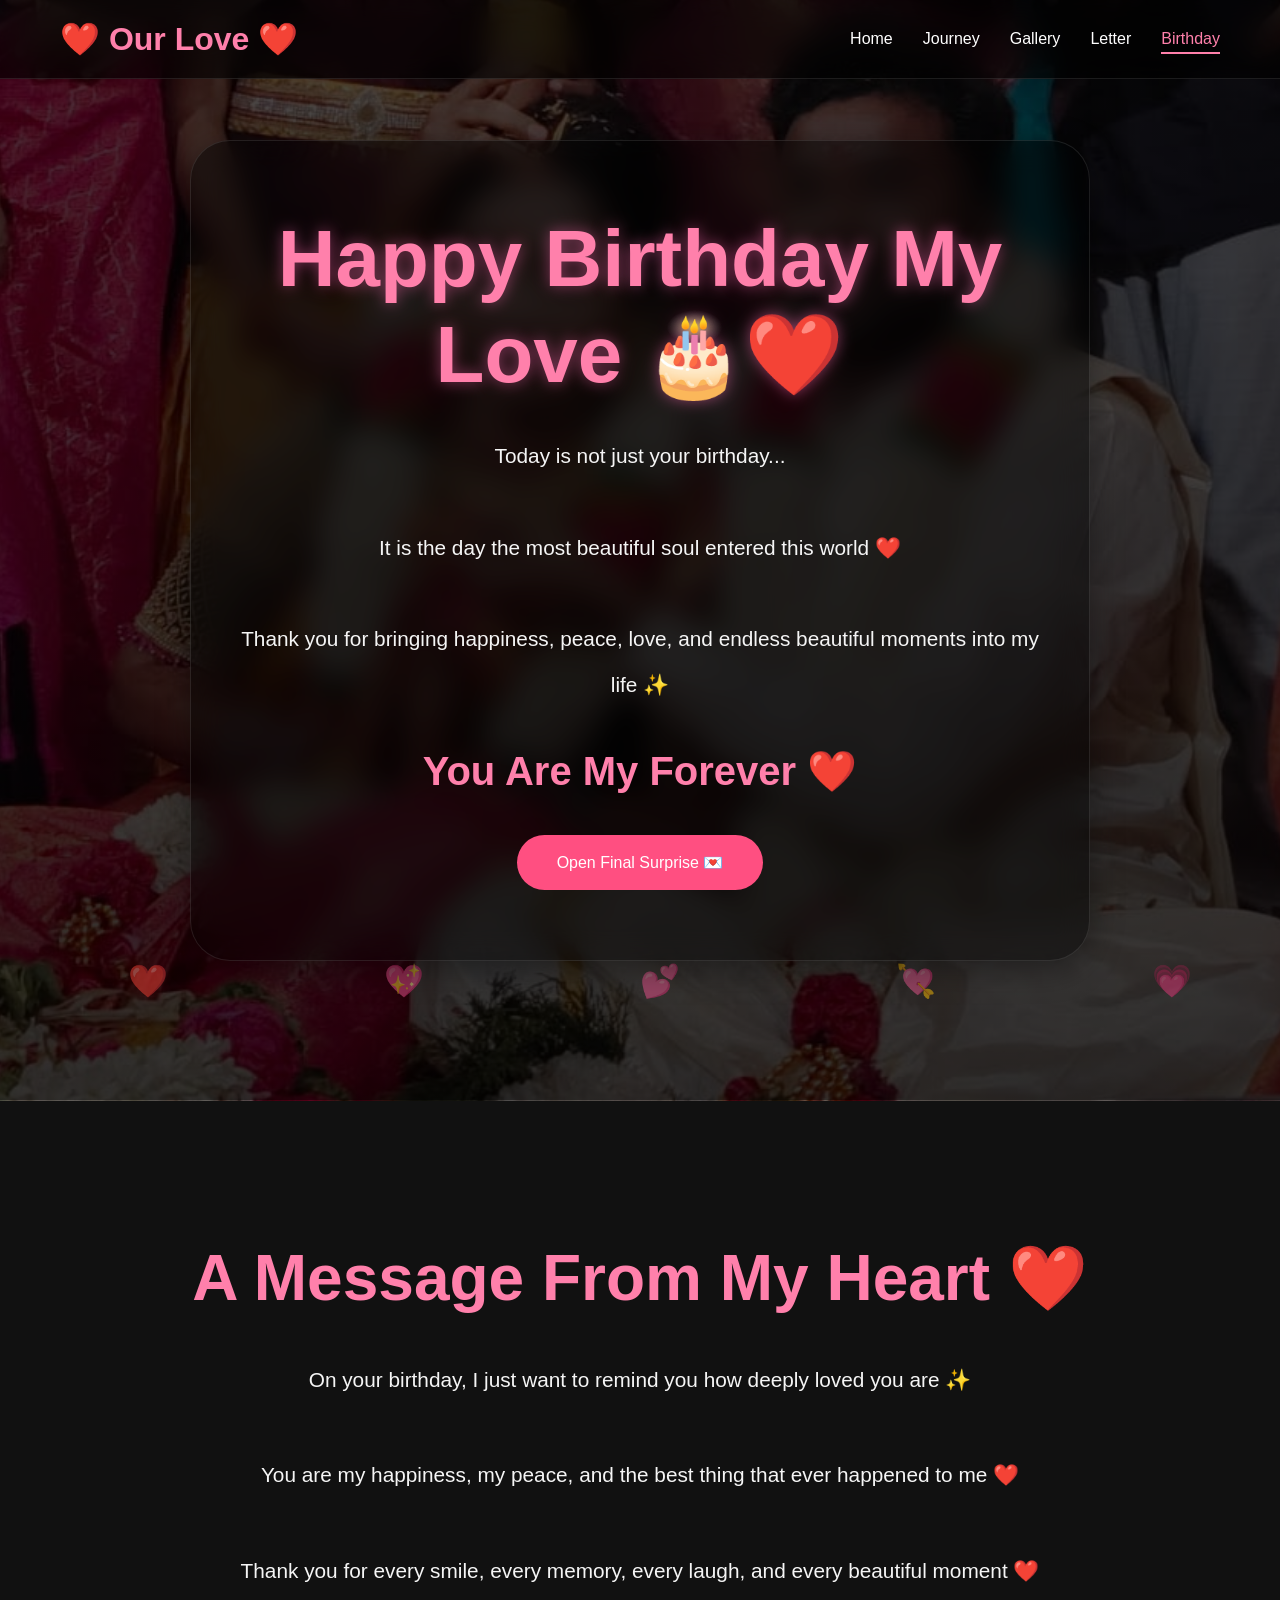
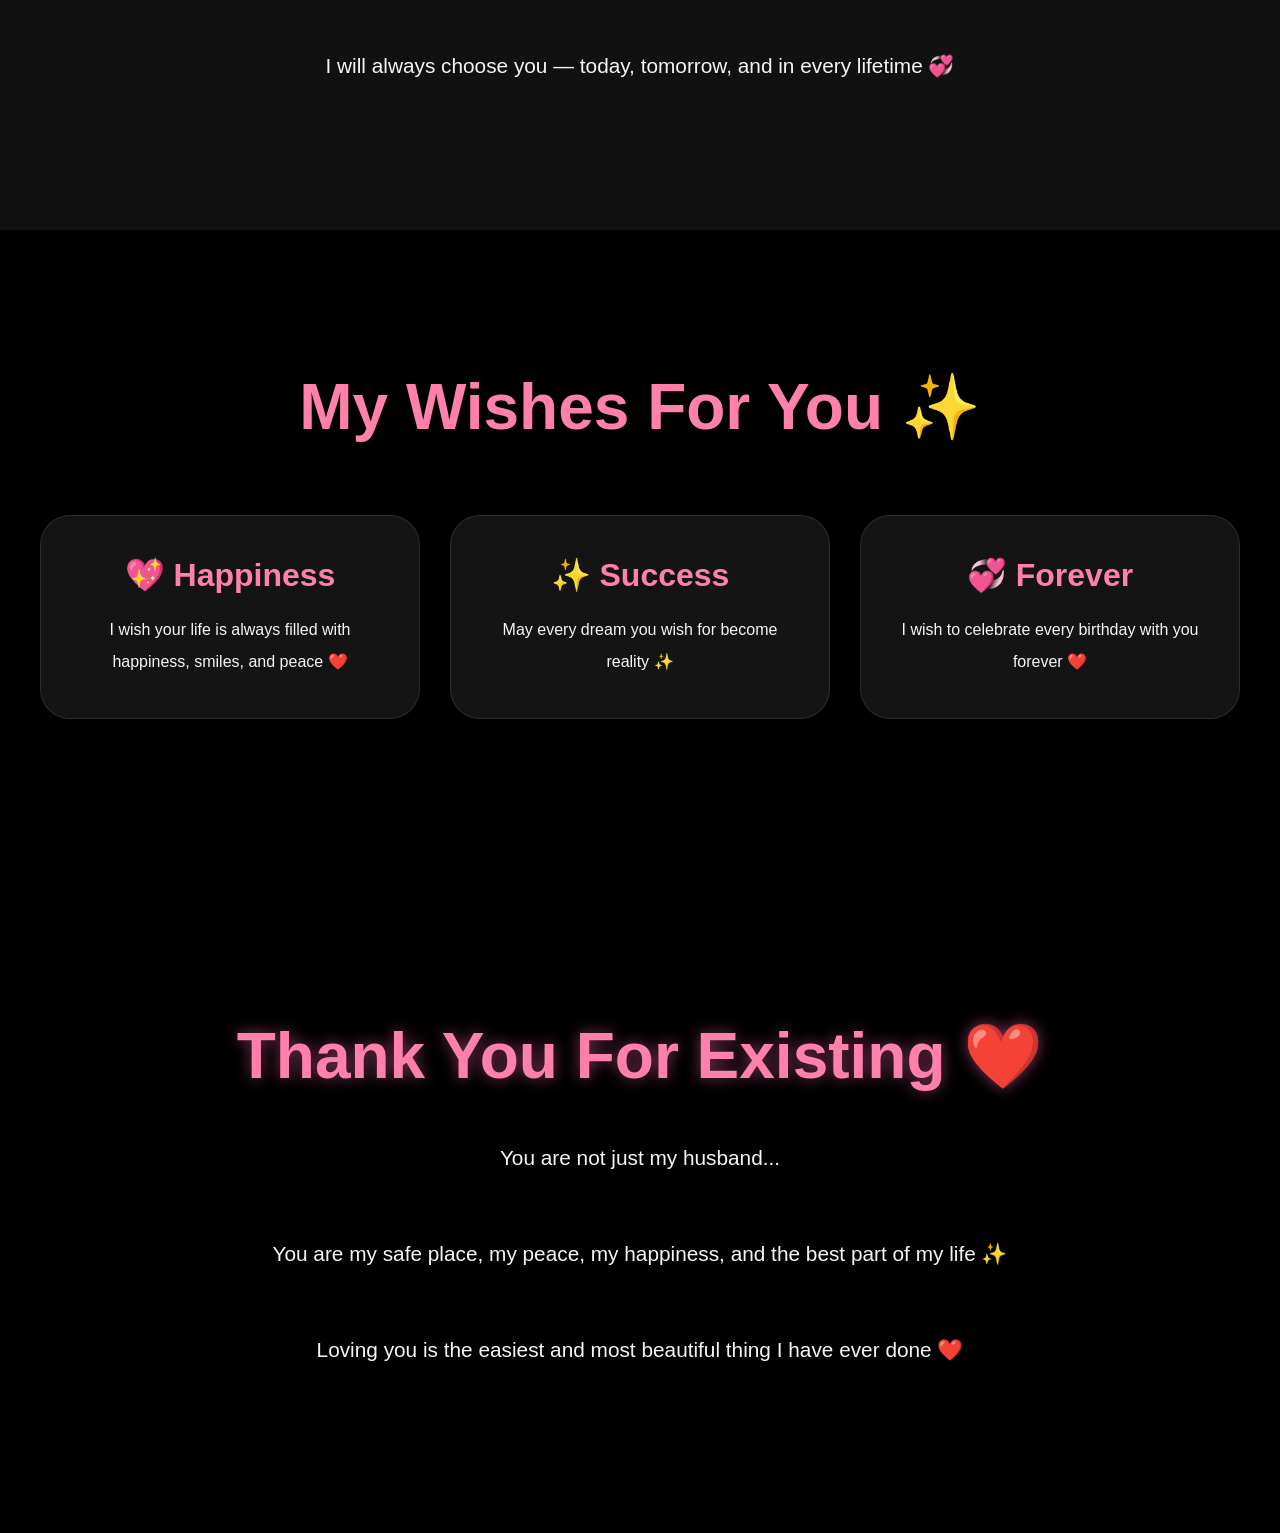
<file: birthday.html>
<!DOCTYPE html>
<html lang="en">

<head>

  <meta charset="UTF-8">

  <meta
    name="viewport"
    content="width=device-width, initial-scale=1.0"
  >

  <title>
    Happy Birthday My Love ❤️
  </title>

  <link rel="stylesheet" href="style.css">

</head>

<body>

  <!-- FLOATING HEARTS -->

  <div class="floating-hearts">

    <span>❤️</span>
    <span>💖</span>
    <span>💕</span>
    <span>💘</span>
    <span>💗</span>

  </div>

  <!-- NAVBAR -->

  <nav class="navbar">

    <h1 class="logo">
      ❤️ Our Love ❤️
    </h1>

    <ul>

      <li>
        <a href="index.html">
          Home
        </a>
      </li>

      <li>
        <a href="journey.html">
          Journey
        </a>
      </li>

      <li>
        <a href="gallery.html">
          Gallery
        </a>
      </li>

      <li>
        <a href="letter.html">
          Letter
        </a>
      </li>

      <li>
        <a
          href="birthday.html"
          class="active"
        >
          Birthday
        </a>
      </li>

    </ul>

  </nav>

  <!-- HERO SECTION -->

  <section class="birthday-hero">

    <!-- BALLOONS -->

    <div class="balloons">

      <span>🎈</span>
      <span>🎉</span>
      <span>🎂</span>
      <span>🎁</span>
      <span>💖</span>

    </div>

    <!-- CONTENT -->

    <div class="birthday-content">

      <h1>
        Happy Birthday My Love 🎂❤️
      </h1>

      <p class="birthday-text">

        Today is not just your birthday...

        <br><br>

        It is the day
        the most beautiful soul
        entered this world ❤️

        <br><br>

        Thank you for bringing
        happiness,
        peace,
        love,
        and endless beautiful moments
        into my life ✨

      </p>

      <h2>
        You Are My Forever ❤️
      </h2>

      <button
  class="surprise-btn"
  onclick="showSurprise()"
>
  Open Final Surprise 💌
</button>
    </div>

  </section>

  <!-- LOVE MESSAGE -->

  <section class="birthday-message">

    <h2>
      A Message From My Heart ❤️
    </h2>

    <p>

      On your birthday,
      I just want to remind you
      how deeply loved you are ✨

      <br><br>

      You are my happiness,
      my peace,
      and the best thing
      that ever happened to me ❤️

      <br><br>

      Thank you for every smile,
      every memory,
      every laugh,
      and every beautiful moment ❤️

      <br><br>

      I will always choose you —
      today,
      tomorrow,
      and in every lifetime 💞

    </p>

  </section>

  <!-- BIRTHDAY WISHES -->

  <section class="birthday-wishes">

    <h2>
      My Wishes For You ✨
    </h2>

    <div class="wish-grid">

      <!-- CARD 1 -->

      <div class="wish-card">

        <h3>
          💖 Happiness
        </h3>

        <p>
          I wish your life
          is always filled
          with happiness,
          smiles,
          and peace ❤️
        </p>

      </div>

      <!-- CARD 2 -->

      <div class="wish-card">

        <h3>
          ✨ Success
        </h3>

        <p>
          May every dream
          you wish for
          become reality ✨
        </p>

      </div>

      <!-- CARD 3 -->

      <div class="wish-card">

        <h3>
          💞 Forever
        </h3>

        <p>
          I wish to celebrate
          every birthday
          with you forever ❤️
        </p>

      </div>

    </div>

  </section>

  <!-- FINAL SECTION -->

  <section class="final-birthday">

    <h2>
      Thank You For Existing ❤️
    </h2>

    <p>

      You are not just my husband...

      <br><br>

      You are my safe place,
      my peace,
      my happiness,
      and the best part of my life ✨

      <br><br>

      Loving you
      is the easiest
      and most beautiful thing
      I have ever done ❤️

    </p>

  </section>

  <!-- FINAL POPUP -->

  <div
    id="finalPopup"
    class="love-popup"
  >

    <div class="love-popup-card">

      <!-- CLOSE -->

      <span
        class="close-btn"
        onclick="closeSurprise()"
      >
        ✕
      </span>

      <!-- HEART -->

      <div class="popup-heart">
        ❤️
      </div>

      <!-- TITLE -->

      <h2>
        My Forever Person ❤️
      </h2>

      <!-- MESSAGE -->

      <p>
        Thank you for every smile,
        every memory,
        every laugh,
        and every piece of love
        you gave me ❤️
      </p>

      <p>
        You made my world brighter,
        calmer,
        and more beautiful ✨
      </p>

      <p>
        I promise to love you,
        support you,
        and choose you
        in every lifetime 💞
      </p>

      <h3>
        Happy Birthday My Husband 🎂❤️
      </h3>

    </div>

  </div>

  <!-- SCRIPT -->

  <script src="script.js"></script>

</body>

</html>
</file>
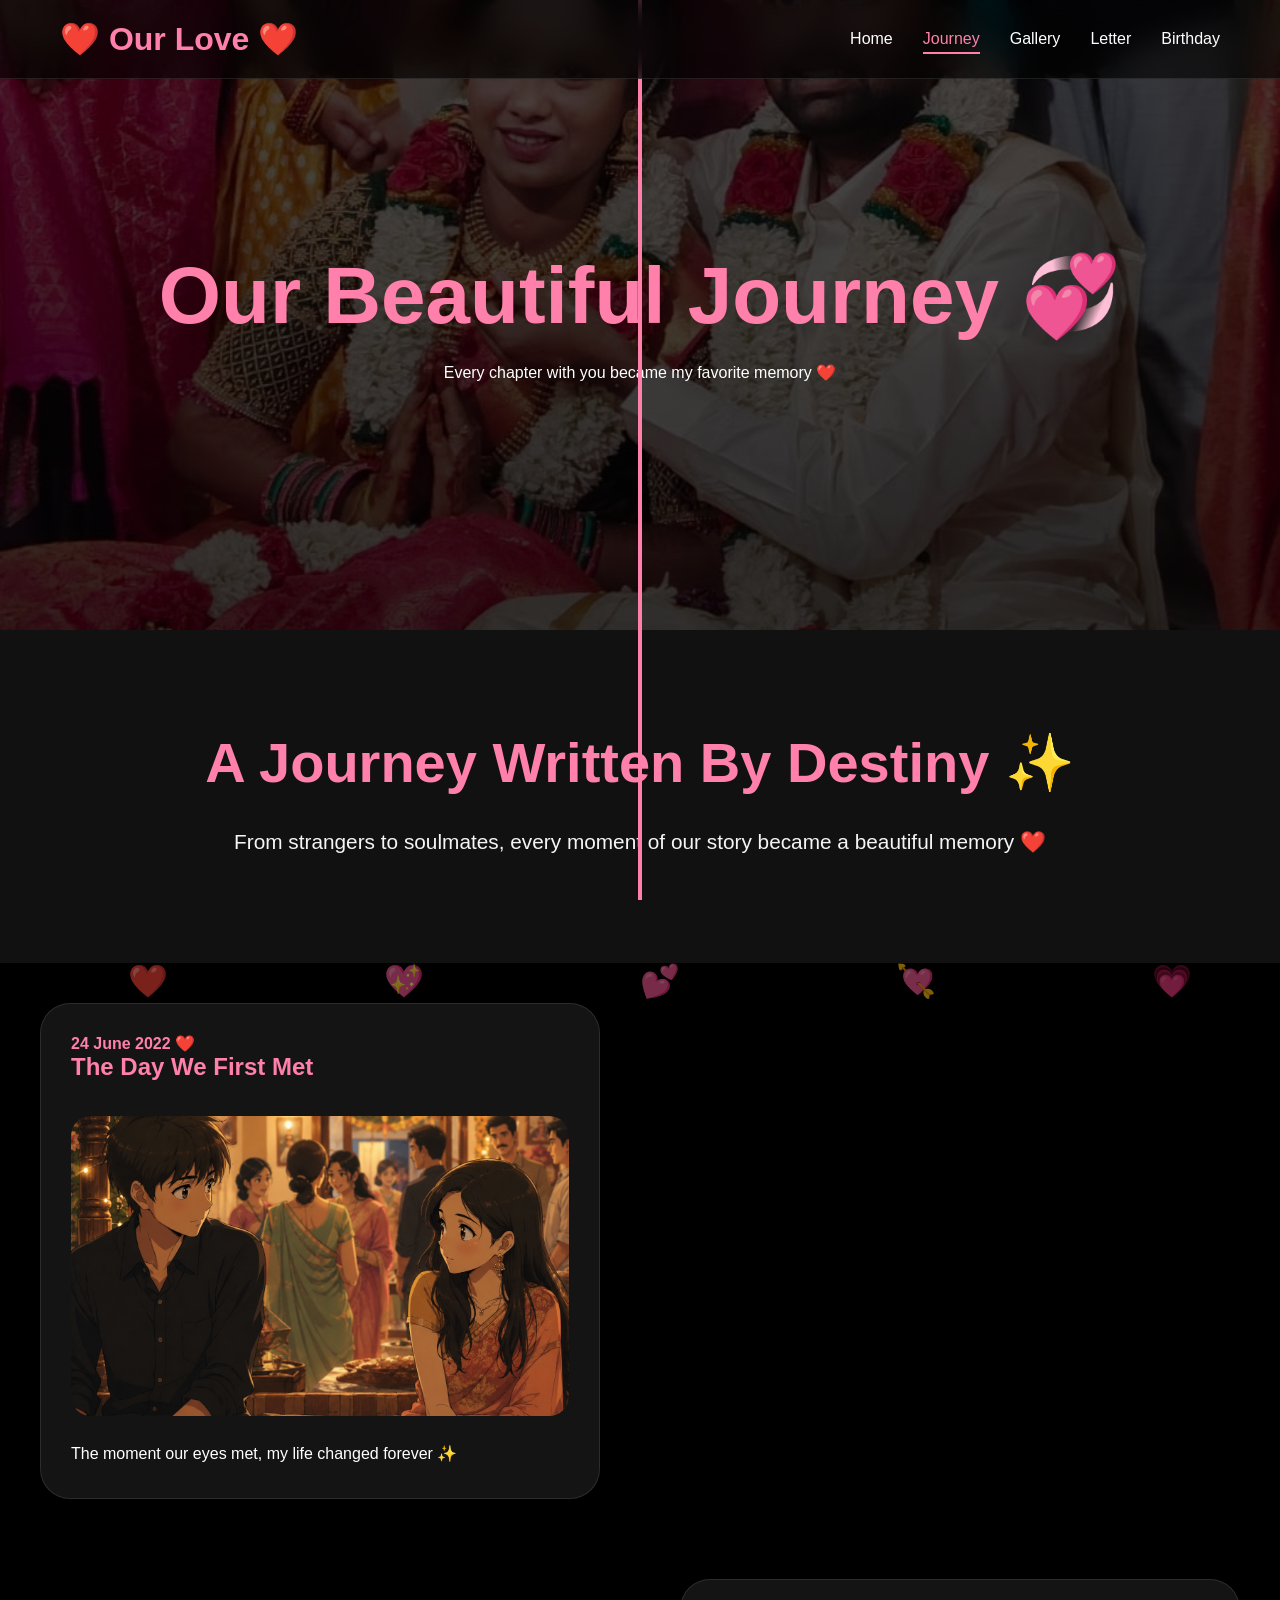
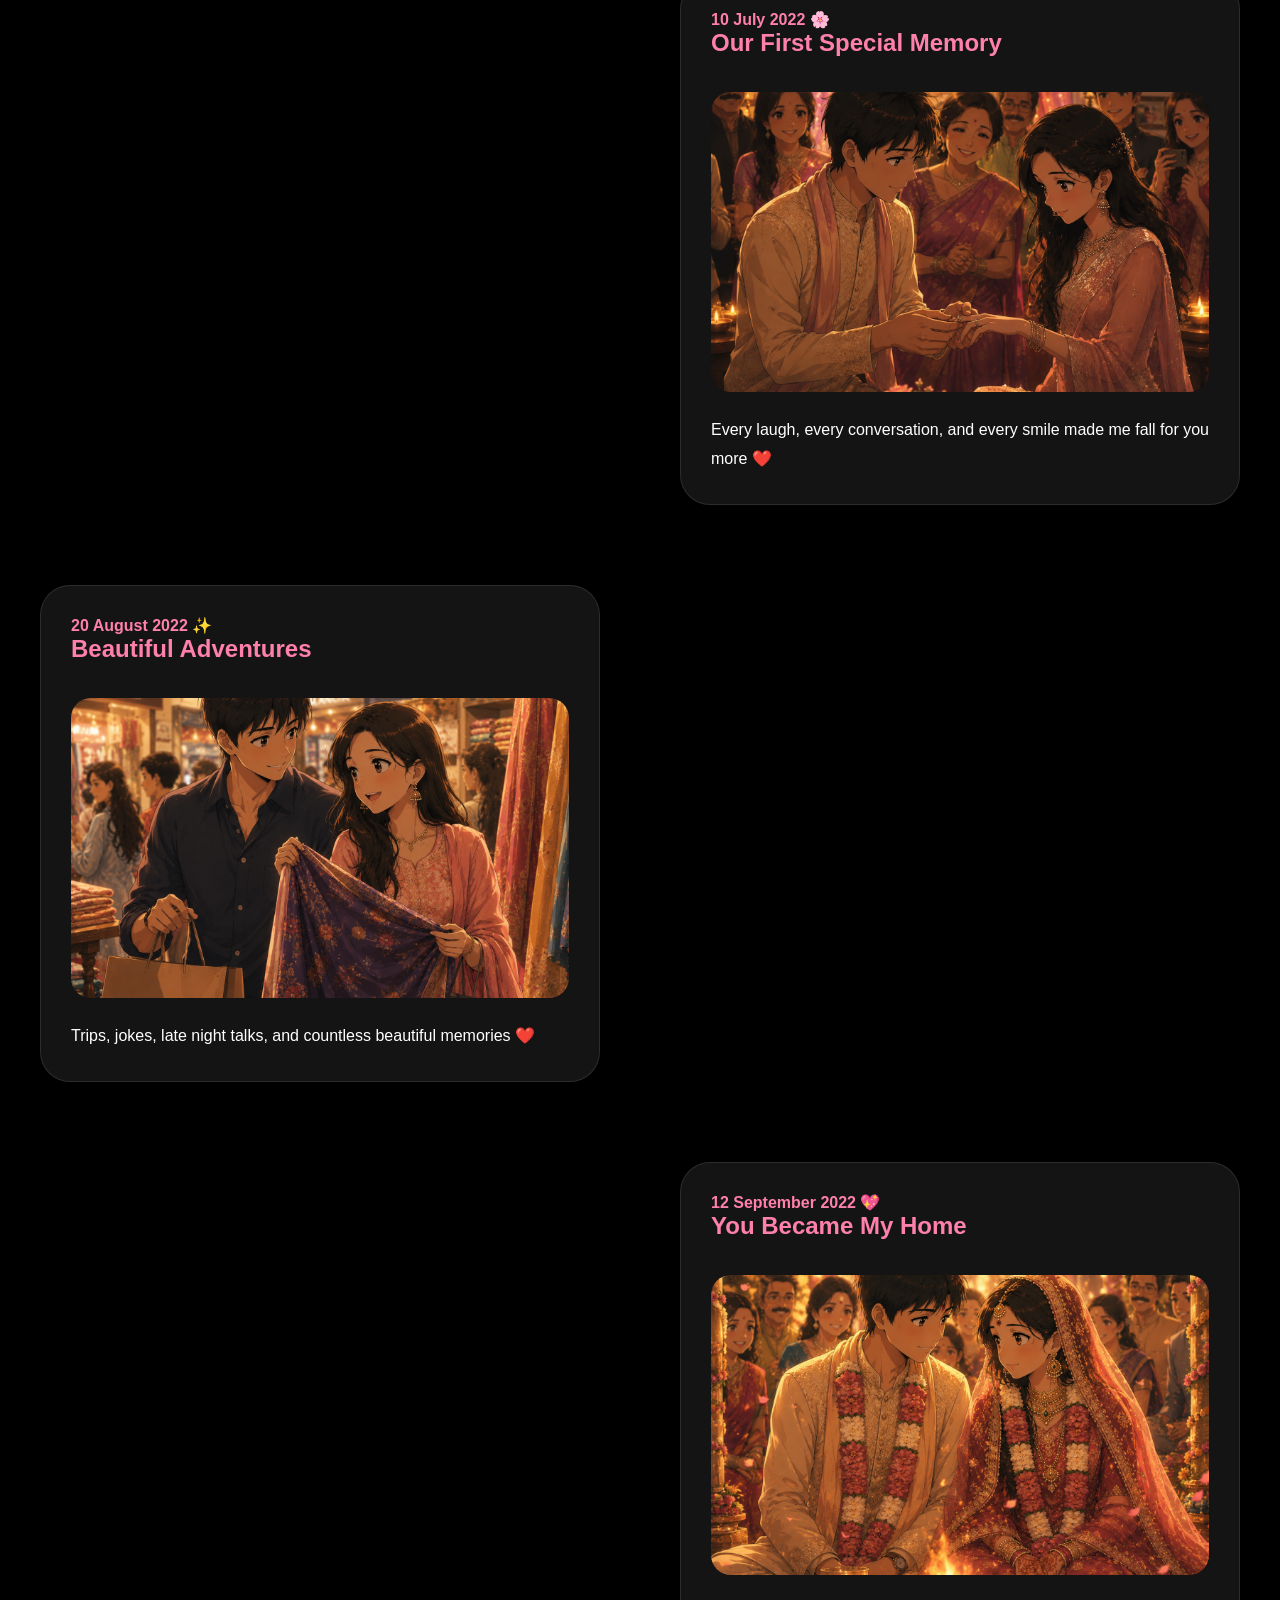
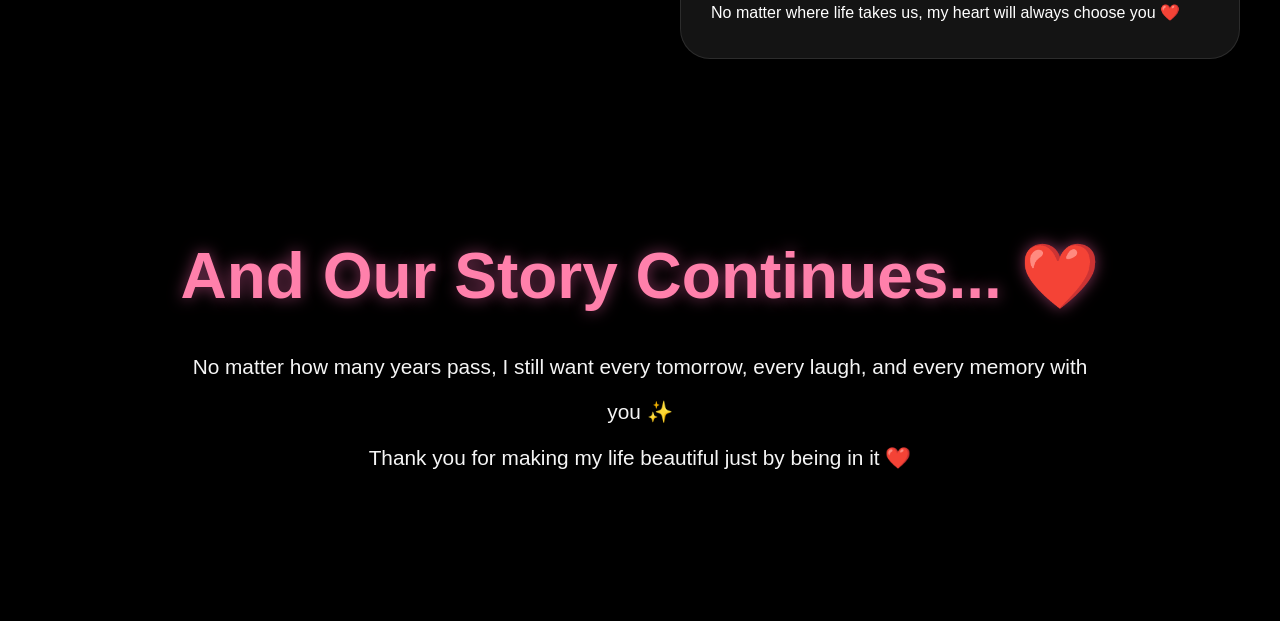
<file: journey.html>
<!DOCTYPE html>
<html lang="en">

<head>

  <meta charset="UTF-8">

  <meta
    name="viewport"
    content="width=device-width, initial-scale=1.0"
  >

  <title>Our Journey ❤️</title>

  <link rel="stylesheet" href="style.css">

</head>

<body>

  <!-- FLOATING HEARTS -->

  <div class="floating-hearts">

    <span>❤️</span>
    <span>💖</span>
    <span>💕</span>
    <span>💘</span>
    <span>💗</span>

  </div>

  <!-- NAVBAR -->

  <nav class="navbar">

    <h1 class="logo">
      ❤️ Our Love ❤️
    </h1>

    <ul>

      <li>
        <a href="index.html">
          Home
        </a>
      </li>

      <li>
        <a
          href="journey.html"
          class="active"
        >
          Journey
        </a>
      </li>

      <li>
        <a href="gallery.html">
          Gallery
        </a>
      </li>

      <li>
        <a href="letter.html">
          Letter
        </a>
      </li>

      <li>
        <a href="birthday.html">
          Birthday
        </a>
      </li>

    </ul>

  </nav>

  <!-- HERO -->

  <section class="journey-hero">

    <h1>
      Our Beautiful Journey 💞
    </h1>

    <p>
      Every chapter with you became
      my favorite memory ❤️
    </p>

  </section>

  <!-- INTRO SECTION -->

  <section class="journey-intro">

    <h2>
      A Journey Written By Destiny ✨
    </h2>

    <p>
      From strangers to soulmates,
      every moment of our story
      became a beautiful memory ❤️
    </p>

  </section>

  <!-- TIMELINE -->

  <section class="timeline">

    <!-- MEMORY 1 -->

    <div class="timeline-item left">

      <div class="timeline-dot"></div>

      <div class="timeline-content">

        <span class="date">
          24 June 2022 ❤️
        </span>

        <h2>
          The Day We First Met
        </h2>

        <img
          src="images/journeyp1.jpg"
          alt=""
        >

        <p>
          The moment our eyes met,
          my life changed forever ✨
        </p>

      </div>

    </div>

    <!-- MEMORY 2 -->

    <div class="timeline-item right">

      <div class="timeline-dot"></div>

      <div class="timeline-content">

        <span class="date">
          10 July 2022 🌸
        </span>

        <h2>
          Our First Special Memory
        </h2>

        <img
          src="images/journeyp2.jpg"
          alt=""
        >

        <p>
          Every laugh,
          every conversation,
          and every smile
          made me fall for you more ❤️
        </p>

      </div>

    </div>

    <!-- MEMORY 3 -->

    <div class="timeline-item left">

      <div class="timeline-dot"></div>

      <div class="timeline-content">

        <span class="date">
          20 August 2022 ✨
        </span>

        <h2>
          Beautiful Adventures
        </h2>

        <img
          src="images/journeyp3.jpg"
          alt=""
        >

        <p>
          Trips,
          jokes,
          late night talks,
          and countless beautiful memories ❤️
        </p>

      </div>

    </div>

    <!-- MEMORY 4 -->

    <div class="timeline-item right">

      <div class="timeline-dot"></div>

      <div class="timeline-content">

        <span class="date">
          12 September 2022 💖
        </span>

        <h2>
          You Became My Home
        </h2>

        <img
          src="images/journeyp4.jpg"
          alt=""
        >

        <p>
          No matter where life takes us,
          my heart will always choose you ❤️
        </p>

      </div>

    </div>

    

  <!-- FINAL SECTION -->

  <section class="final-journey">

    <h2>
      And Our Story Continues... ❤️
    </h2>

    <p>
      No matter how many years pass,
      I still want every tomorrow,
      every laugh,
      and every memory with you ✨
    </p>

    <p>
      Thank you for making my life
      beautiful just by being in it ❤️
    </p>

  </section>

  <!-- SCRIPT -->

  <script src="script.js"></script>

</body>

</html>
</file>
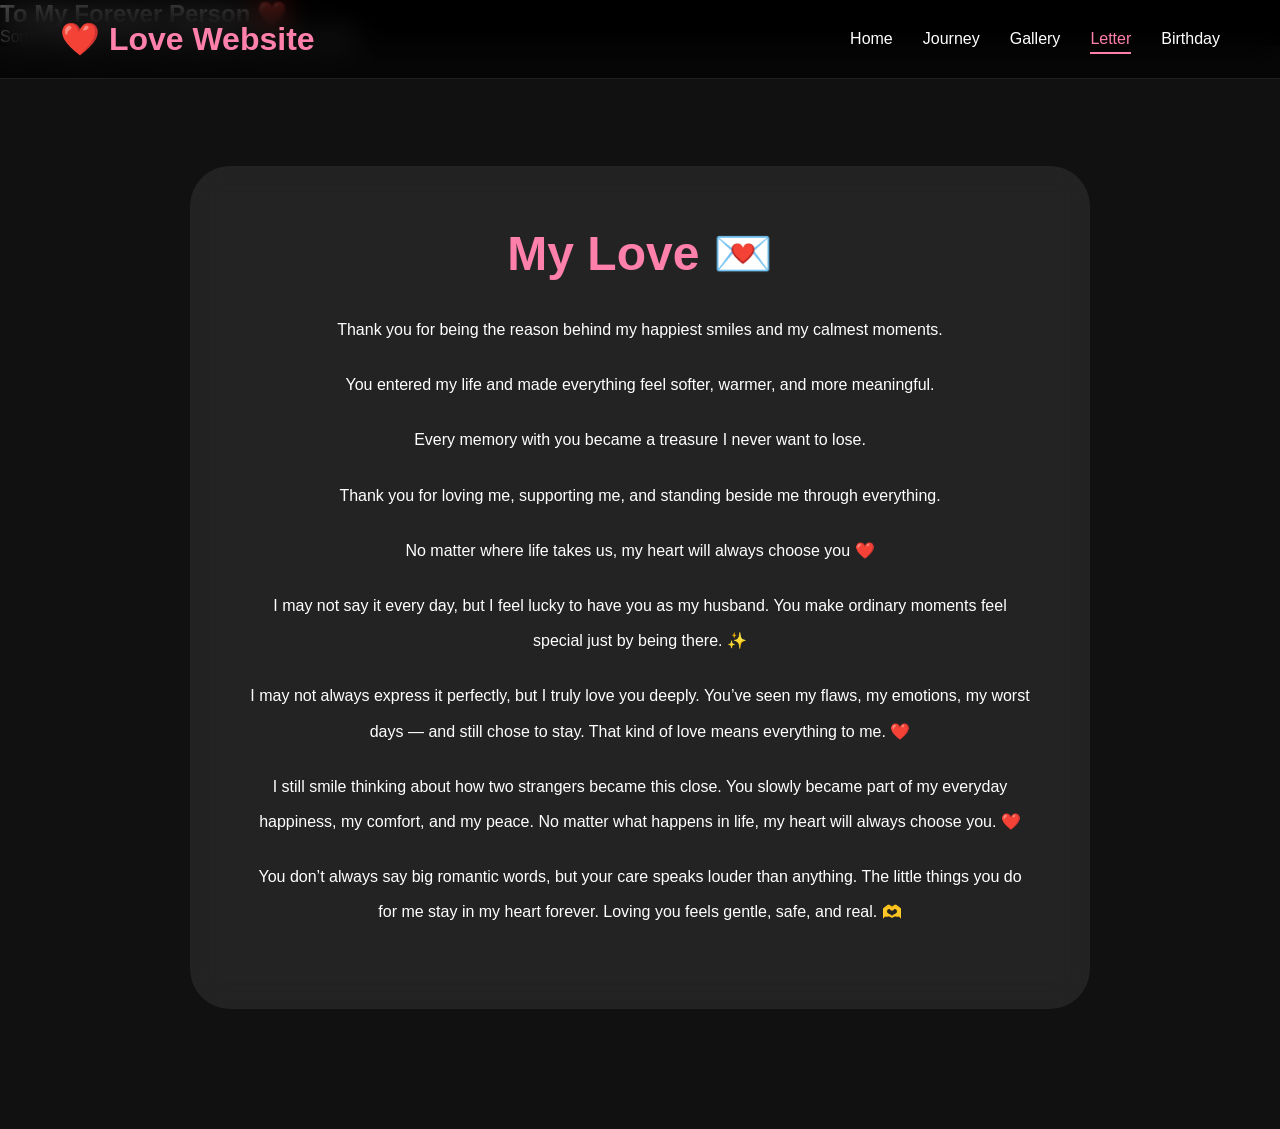
<file: letter.html>
<!DOCTYPE html>
<html lang="en">

<head>

  <meta charset="UTF-8">

  <meta
    name="viewport"
    content="width=device-width, initial-scale=1.0"
  >

  <title>Love Letter 💌</title>

  <link rel="stylesheet" href="style.css">

</head>

<body>

  <!-- NAVBAR -->

  <nav class="navbar">

    <h1 class="logo">
      ❤️ Love Website
    </h1>

    <ul>

      <li>
        <a href="index.html">
          Home
        </a>
      </li>

      <li>
        <a href="journey.html">
          Journey
        </a>
      </li>

      <li>
        <a href="gallery.html">
          Gallery
        </a>
      </li>

      <li>
        <a
          href="letter.html"
          class="active"
        >
          Letter
        </a>
      </li>

      <li>
        <a href="birthday.html">
          Birthday
        </a>
      </li>

    </ul>

  </nav>

  <!-- HERO -->

  <section class="letter-hero">

    <h1>
      To My Forever Person ❤️
    </h1>

    <p>
      Some feelings are too beautiful
      for ordinary words.
    </p>

  </section>

  <!-- LETTER -->

  <section class="letter-section">

    <div class="letter-card">

      <h2>
        My Love 💌
      </h2>

      <p>
        Thank you for being the reason behind
        my happiest smiles and my calmest moments.
      </p>

      <p>
        You entered my life and made everything
        feel softer, warmer, and more meaningful.
      </p>

      <p>
        Every memory with you became a treasure
        I never want to lose.
      </p>

      <p>
        Thank you for loving me,
        supporting me, and standing beside me
        through everything.
      </p>

      <p>
        No matter where life takes us,
        my heart will always choose you ❤️
      </p>
      <p>
        I may not say it every day, but I feel lucky to have you as my husband.
        You make ordinary moments feel special just by being there. ✨
      </p>
      <p>
        I may not always express it perfectly, but I truly love you deeply.
        You’ve seen my flaws, my emotions, my worst days — and still chose to stay.
        That kind of love means everything to me. ❤️
      </p>
      <p>
        I still smile thinking about how two strangers became this close.
        You slowly became part of my everyday happiness, my comfort, and my peace.
        No matter what happens in life, my heart will always choose you. ❤️

      </p>
      <p>
        You don’t always say big romantic words, but your care speaks louder than anything.
        The little things you do for me stay in my heart forever.
        Loving you feels gentle, safe, and real. 🫶
      </p>

        

    </div>

  </section>

</body>

</html>
</file>
<file: style.css>
/* =========================
   GLOBAL
========================= */

*{
  margin:0;
  padding:0;
  box-sizing:border-box;
}

html{
  scroll-behavior:smooth;
}

body{
  font-family:Arial,sans-serif;
  background:#000;
  color:white;
  overflow-x:hidden;
}

/* =========================
   NAVBAR
========================= */

.navbar{

  position:fixed;

  top:0;

  left:0;

  width:100%;

  padding:20px 60px;

  display:flex;

  justify-content:space-between;

  align-items:center;

  background:rgba(0,0,0,0.6);

  backdrop-filter:blur(15px);

  z-index:9999;

  border-bottom:
  1px solid rgba(255,255,255,0.1);
}

.logo{

  color:#ff80ab;

  font-size:2rem;

  font-weight:bold;
}

.navbar ul{

  display:flex;

  gap:30px;

  list-style:none;
}

.navbar a{

  text-decoration:none;

  color:white;

  transition:0.3s;
}

.navbar a:hover,
.navbar a.active{

  color:#ff80ab;

  border-bottom:2px solid #ff80ab;

  padding-bottom:5px;
}

/* =========================
   FLOATING HEARTS
========================= */

.floating-hearts span{

  position:fixed;

  bottom:-100px;

  font-size:2rem;

  animation:
  floatHearts 10s linear infinite;

  opacity:0.5;

  z-index:1;
}

.floating-hearts span:nth-child(1){
  left:10%;
}

.floating-hearts span:nth-child(2){
  left:30%;
  animation-delay:2s;
}

.floating-hearts span:nth-child(3){
  left:50%;
  animation-delay:4s;
}

.floating-hearts span:nth-child(4){
  left:70%;
  animation-delay:6s;
}

.floating-hearts span:nth-child(5){
  left:90%;
  animation-delay:8s;
}

@keyframes floatHearts{

  0%{
    transform:translateY(0);
    opacity:0;
  }

  50%{
    opacity:1;
  }

  100%{
    transform:translateY(-120vh);
    opacity:0;
  }
}

/* =========================
   HERO SECTION
========================= */

.hero{

  min-height:100vh;

  background:
  linear-gradient(
    rgba(0,0,0,0.7),
    rgba(0,0,0,0.8)
  ),
  url('images/homebg.jpg');

  background-size:cover;

  background-position:center;

  background-repeat:no-repeat;

  display:flex;

  justify-content:center;

  align-items:center;

  text-align:center;

  padding:140px 20px;
}

/* =========================
   GLASS CARD
========================= */

.glass-card{

  max-width:900px;

  background:
  rgba(0,0,0,0.45);

  backdrop-filter:blur(15px);

  border:
  1px solid rgba(255,255,255,0.1);

  border-radius:40px;

  padding:60px;

  z-index:10;
}

.hero-title{

  font-size:5rem;

  color:#ff80ab;

  margin-bottom:30px;

  line-height:1.2;

  text-shadow:
  0 0 15px rgba(255,105,180,0.6);
}

.hero-description{

  font-size:1.2rem;

  line-height:2;

  color:#f5f5f5;
}

/* =========================
   BUTTONS
========================= */

.hero-buttons{

  margin-top:40px;

  display:flex;

  justify-content:center;

  gap:20px;

  flex-wrap:wrap;
}

.main-btn,
.love-btn{

  padding:18px 40px;

  border:none;

  border-radius:50px;

  cursor:pointer;

  font-size:1rem;

  transition:0.3s;
}

.main-btn{

  background:#ff4f81;

  color:white;
}

.love-btn{

  background:white;

  color:#ff4f81;
}

.main-btn:hover,
.love-btn:hover{

  transform:scale(1.05);

  box-shadow:
  0 0 20px #ff4f81;
}

/* =========================
   ABOUT
========================= */

.about-website{

  padding:120px 20px;

  background:#111;

  text-align:center;
}

.about-container{

  max-width:900px;

  margin:auto;
}

.about-website h2{

  font-size:3rem;

  color:#ff80ab;

  margin-bottom:30px;
}

.about-website p{

  line-height:2;

  font-size:1.2rem;

  margin-bottom:20px;
}

/* =========================
   FEATURES
========================= */

.website-features{

  padding:120px 20px;

  background:black;

  text-align:center;
}

.website-features h2{

  font-size:3rem;

  color:#ff80ab;

  margin-bottom:70px;
}

.features-grid{

  display:grid;

  grid-template-columns:
  repeat(auto-fit,minmax(250px,1fr));

  gap:30px;

  max-width:1200px;

  margin:auto;
}

.feature-card{

  background:
  rgba(255,255,255,0.08);

  backdrop-filter:blur(15px);

  border:
  1px solid rgba(255,255,255,0.1);

  padding:40px;

  border-radius:30px;

  transition:0.4s;
}

.feature-card:hover{

  transform:translateY(-10px);

  box-shadow:
  0 0 25px rgba(255,105,180,0.3);
}

.feature-card h3{

  color:#ff80ab;

  margin-bottom:20px;
}

.feature-card p{

  line-height:1.8;
}

/* =========================
   MEMORY PREVIEW
========================= */

.memory-preview{

  padding:120px 40px;

  background:#111;

  text-align:center;
}

.memory-preview h2{

  font-size:4rem;

  color:#ff80ab;

  margin-bottom:70px;
}

.preview-grid{

  display:grid;

  grid-template-columns:
  repeat(auto-fit,minmax(280px,1fr));

  gap:30px;

  max-width:1300px;

  margin:auto;
}

.preview-card{

  overflow:hidden;

  border-radius:35px;
}

.preview-card img{

  width:100%;

  height:420px;

  object-fit:cover;

  display:block;

  border-radius:35px;

  transition:0.5s;
}

.preview-card:hover img{

  transform:scale(1.05);
}

/* =========================
   LOVE QUOTE
========================= */

.love-quote{

  padding:150px 20px;

  text-align:center;

  background:
  linear-gradient(
    rgba(0,0,0,0.7),
    rgba(0,0,0,0.7)
  ),
  url('images/homebg.jpg');

  background-size:cover;

  background-position:center;
}

.love-quote h2{

  font-size:3rem;

  color:#ff80ab;

  line-height:1.8;
}

/* =========================
   JOURNEY PAGE
========================= */
/* =========================
   JOURNEY INTRO
========================= */

.journey-intro {

  width: 100%;

  padding: 100px 20px;

  background: #111;

  text-align: center;
}

.journey-intro h2 {

  font-size: 3.5rem;

  color: #ff80ab;

  margin-bottom: 25px;
}

.journey-intro p {

  font-size: 1.3rem;

  line-height: 2;

  max-width: 900px;

  margin: auto;

  color: #f5f5f5;
}
.journey-hero{

  min-height:70vh;

  background:
  linear-gradient(
    rgba(0,0,0,0.7),
    rgba(0,0,0,0.8)
  ),
  url('images/homebg.jpg');

  background-size:cover;

  background-position:center;

  display:flex;

  flex-direction:column;

  justify-content:center;

  align-items:center;

  text-align:center;

  padding:140px 20px;
}

.journey-hero h1{

  font-size:5rem;

  color:#ff80ab;

  margin-bottom:20px;
}

./* =========================
   TIMELINE
========================= */

.timeline {

  position: relative;

  max-width: 1200px;

  margin: auto;

  padding: 100px 20px;

  background: black;
}

/* CENTER LINE */

.timeline::after {

  content: '';

  position: absolute;

  width: 4px;

  background: #ff80ab;

  top: 0;

  bottom: 0;

  left: 50%;

  transform: translateX(-50%);
}

/* ITEM */

.timeline-item {

  position: relative;

  width: 50%;

  padding: 40px;
}

.left {

  left: 0;
}

.right {

  left: 50%;
}

/* CARD */

.timeline-content {

  background:
    rgba(255,255,255,0.08);

  backdrop-filter: blur(15px);

  border:
    1px solid rgba(255,255,255,0.1);

  border-radius: 30px;

  padding: 30px;

  transition: 0.4s;
}

/* IMAGE */

.timeline-content img {

  width: 100%;

  height: 300px;

  object-fit: cover;

  border-radius: 20px;

  margin: 20px 0;
}

/* TITLE */

.timeline-content h2 {

  color: #ff80ab;

  margin-bottom: 15px;
}

/* TEXT */

.timeline-content p {

  line-height: 1.8;
}

/* DATE */

.date {

  color: #ff80ab;

  font-weight: bold;
}

/* MOBILE */

@media(max-width:768px){

  .timeline::after {

    left: 20px;
  }

  .timeline-item {

    width: 100%;

    padding-left: 60px;

    padding-right: 20px;
  }

  .right {

    left: 0;
  }

}
/* =========================
   FINAL JOURNEY SECTION
========================= */

.final-journey {

  padding: 140px 20px;

  text-align: center;

  background:
    linear-gradient(
      rgba(0,0,0,0.7),
      rgba(0,0,0,0.8)
    ),

    url('images/homebg.jpg');

  background-size: cover;

  background-position: center;

  background-attachment: fixed;
}

/* TITLE */

.final-journey h2 {

  font-size: 4rem;

  color: #ff80ab;

  margin-bottom: 30px;

  text-shadow:
    0 0 15px rgba(255,105,180,0.5);
}

/* TEXT */

.final-journey p {

  max-width: 900px;

  margin: auto;

  font-size: 1.3rem;

  line-height: 2.2;

  color: #f5f5f5;
}

/* MOBILE */

@media(max-width:768px){

  .final-journey {

    padding: 100px 20px;
  }

  .final-journey h2 {

    font-size: 2.5rem;
  }

  .final-journey p {

    font-size: 1rem;

    line-height: 2;
  }

}
/* =========================
   GALLERY PAGE
========================= */

.gallery-hero{

  min-height:50vh;

  display:flex;

  flex-direction:column;

  justify-content:center;

  align-items:center;

  text-align:center;

  padding:140px 20px;

  background:
  linear-gradient(
    rgba(0,0,0,0.7),
    rgba(0,0,0,0.8)
  ),
  url('images/homebg.jpg');

  background-size:cover;

  background-position:center;
}

.gallery-hero h1{

  font-size:4rem;

  color:#ff80ab;

  margin-bottom:20px;
}

.gallery-container{

  padding:100px 40px;

  display:grid;

  grid-template-columns:
  repeat(auto-fit,minmax(300px,1fr));

  gap:30px;

  max-width:1400px;

  margin:auto;
}

.gallery-card{

  overflow:hidden;

  border-radius:30px;

  position:relative;
}

.gallery-card img{

  width:100%;

  height:400px;

  object-fit:cover;

  transition:0.5s;
}

.gallery-card:hover img{

  transform:scale(1.08);
}

/* =========================
   LETTER PAGE
========================= */

.letter-section{

  min-height:100vh;

  background:#111;

  display:flex;

  justify-content:center;

  align-items:center;

  padding:120px 20px;
}

.letter-card{

  max-width:900px;

  background:
  rgba(255,255,255,0.08);

  padding:60px;

  border-radius:40px;

  backdrop-filter:blur(15px);
}

.letter-card h2{

  color:#ff80ab;

  font-size:3rem;

  margin-bottom:30px;

  text-align:center;
}

.letter-card p{

  line-height:2.2;

  text-align:center;

  margin-bottom:20px;
}

/* =========================
   POPUP
========================= */

.love-popup{

  position:fixed;

  inset:0;

  background:
  rgba(0,0,0,0.8);

  display:none;

  justify-content:center;

  align-items:center;

  z-index:99999;

  padding:20px;
}

.love-popup-card{

  max-width:600px;

  width:100%;

  background:
  rgba(0,0,0,0.6);

  backdrop-filter:blur(20px);

  border-radius:40px;

  padding:50px;

  text-align:center;

  position:relative;
}

.popup-heart{

  font-size:4rem;

  margin-bottom:20px;
}

.close-btn{

  position:absolute;

  top:20px;

  right:25px;

  font-size:2rem;

  cursor:pointer;

  color:#ff80ab;
}
/* =========================
   BIRTHDAY PAGE
========================= */

.birthday-hero {

  position: relative;

  min-height: 100vh;

  display: flex;

  justify-content: center;

  align-items: center;

  text-align: center;

  padding: 140px 20px;

  overflow: hidden;

  background:
    linear-gradient(
      rgba(0,0,0,0.7),
      rgba(0,0,0,0.8)
    ),

    url('images/homebg.jpg');

  background-size: cover;

  background-position: center;
}

/* =========================
   BALLOONS
========================= */

.balloons span {

  position: absolute;

  bottom: -100px;

  font-size: 3rem;

  animation:
    floatBalloons 12s linear infinite;

  opacity: 0.8;
}

.balloons span:nth-child(1){

  left: 10%;

  animation-delay: 0s;
}

.balloons span:nth-child(2){

  left: 30%;

  animation-delay: 2s;
}

.balloons span:nth-child(3){

  left: 50%;

  animation-delay: 4s;
}

.balloons span:nth-child(4){

  left: 70%;

  animation-delay: 6s;
}

.balloons span:nth-child(5){

  left: 90%;

  animation-delay: 8s;
}

@keyframes floatBalloons {

  0% {

    transform:
      translateY(0);

    opacity: 0;
  }

  50% {

    opacity: 1;
  }

  100% {

    transform:
      translateY(-120vh);

    opacity: 0;
  }

}

/* =========================
   HERO CONTENT
========================= */

.birthday-content {

  position: relative;

  z-index: 10;

  max-width: 900px;

  background:
    rgba(0,0,0,0.45);

  backdrop-filter: blur(15px);

  border:
    1px solid rgba(255,255,255,0.1);

  border-radius: 40px;

  padding: 70px 50px;

  box-shadow:
    0 8px 32px rgba(0,0,0,0.4);
}

/* TITLE */

.birthday-content h1 {

  font-size: 5rem;

  color: #ff80ab;

  margin-bottom: 30px;

  line-height: 1.2;

  text-shadow:
    0 0 15px rgba(255,105,180,0.5);
}

/* TEXT */

.birthday-text {

  font-size: 1.3rem;

  line-height: 2.2;

  color: #f5f5f5;

  margin-bottom: 40px;
}

/* SUBTITLE */

.birthday-content h2 {

  font-size: 2.5rem;

  color: #ff80ab;

  margin-bottom: 40px;
}

/* BUTTON */

.birthday-content button {

  padding: 18px 40px;

  border: none;

  border-radius: 50px;

  background: #ff4f81;

  color: white;

  font-size: 1rem;

  cursor: pointer;

  transition: 0.3s;
}

.birthday-content button:hover {

  transform: scale(1.08);

  box-shadow:
    0 0 25px rgba(255,105,180,0.6);
}

/* =========================
   BIRTHDAY MESSAGE
========================= */

.birthday-message {

  padding: 140px 20px;

  text-align: center;

  background: #111;
}

.birthday-message h2 {

  font-size: 4rem;

  color: #ff80ab;

  margin-bottom: 40px;
}

.birthday-message p {

  max-width: 900px;

  margin: auto;

  font-size: 1.3rem;

  line-height: 2.3;

  color: #f5f5f5;
}

/* =========================
   WISHES SECTION
========================= */

.birthday-wishes {

  padding: 140px 20px;

  background: black;

  text-align: center;
}

.birthday-wishes h2 {

  font-size: 4rem;

  color: #ff80ab;

  margin-bottom: 70px;
}

/* GRID */

.wish-grid {

  display: grid;

  grid-template-columns:
    repeat(auto-fit, minmax(250px, 1fr));

  gap: 30px;

  max-width: 1200px;

  margin: auto;
}

/* CARD */

.wish-card {

  background:
    rgba(255,255,255,0.08);

  backdrop-filter: blur(15px);

  border:
    1px solid rgba(255,255,255,0.1);

  border-radius: 30px;

  padding: 40px;

  transition: 0.4s;
}

.wish-card:hover {

  transform:
    translateY(-10px);

  box-shadow:
    0 0 25px rgba(255,105,180,0.4);
}

/* CARD TITLE */

.wish-card h3 {

  font-size: 2rem;

  color: #ff80ab;

  margin-bottom: 20px;
}

/* CARD TEXT */

.wish-card p {

  line-height: 2;

  color: #f5f5f5;
}

/* =========================
   FINAL SECTION
========================= */

.final-birthday {

  padding: 160px 20px;

  text-align: center;

  background:
    linear-gradient(
      rgba(0,0,0,0.7),
      rgba(0,0,0,0.8)
    ),

    url('images/homebg.jpg');

  background-size: cover;

  background-position: center;

  background-attachment: fixed;
}

.final-birthday h2 {

  font-size: 4rem;

  color: #ff80ab;

  margin-bottom: 40px;

  text-shadow:
    0 0 15px rgba(255,105,180,0.5);
}

.final-birthday p {

  max-width: 900px;

  margin: auto;

  font-size: 1.3rem;

  line-height: 2.3;

  color: #f5f5f5;
}

/* =========================
   RESPONSIVE
========================= */

@media(max-width:768px){

  .birthday-content {

    padding: 40px 25px;
  }

  .birthday-content h1 {

    font-size: 2.8rem;
  }

  .birthday-content h2 {

    font-size: 2rem;
  }

  .birthday-text {

    font-size: 1rem;
  }

  .birthday-message h2,
  .birthday-wishes h2,
  .final-birthday h2 {

    font-size: 2.3rem;
  }

  .birthday-message p,
  .final-birthday p {

    font-size: 1rem;

    line-height: 2;
  }

  .wish-grid {

    grid-template-columns: 1fr;
  }

}

/* =========================
   RESPONSIVE
========================= */

@media(max-width:768px){

  .navbar{

    padding:20px;
  }

  .navbar ul{

    gap:15px;

    flex-wrap:wrap;
  }

  .hero-title,
  .journey-hero h1,
  .gallery-hero h1{

    font-size:2.5rem;
  }

  .glass-card,
  .letter-card{

    padding:40px 25px;
  }

  .timeline::after{

    left:20px;
  }

  .timeline-item{

    width:100%;

    padding-left:60px;

    padding-right:20px;
  }

  .right{
    left:0;
  }

  .preview-grid,
  .features-grid,
  .gallery-container{

    grid-template-columns:1fr;
  }

  .preview-card img,
  .gallery-card img{

    height:320px;
  }

  .memory-preview h2,
  .love-quote h2,
  .gallery-hero h1{

    font-size:2.3rem;
  }
}
</file>
